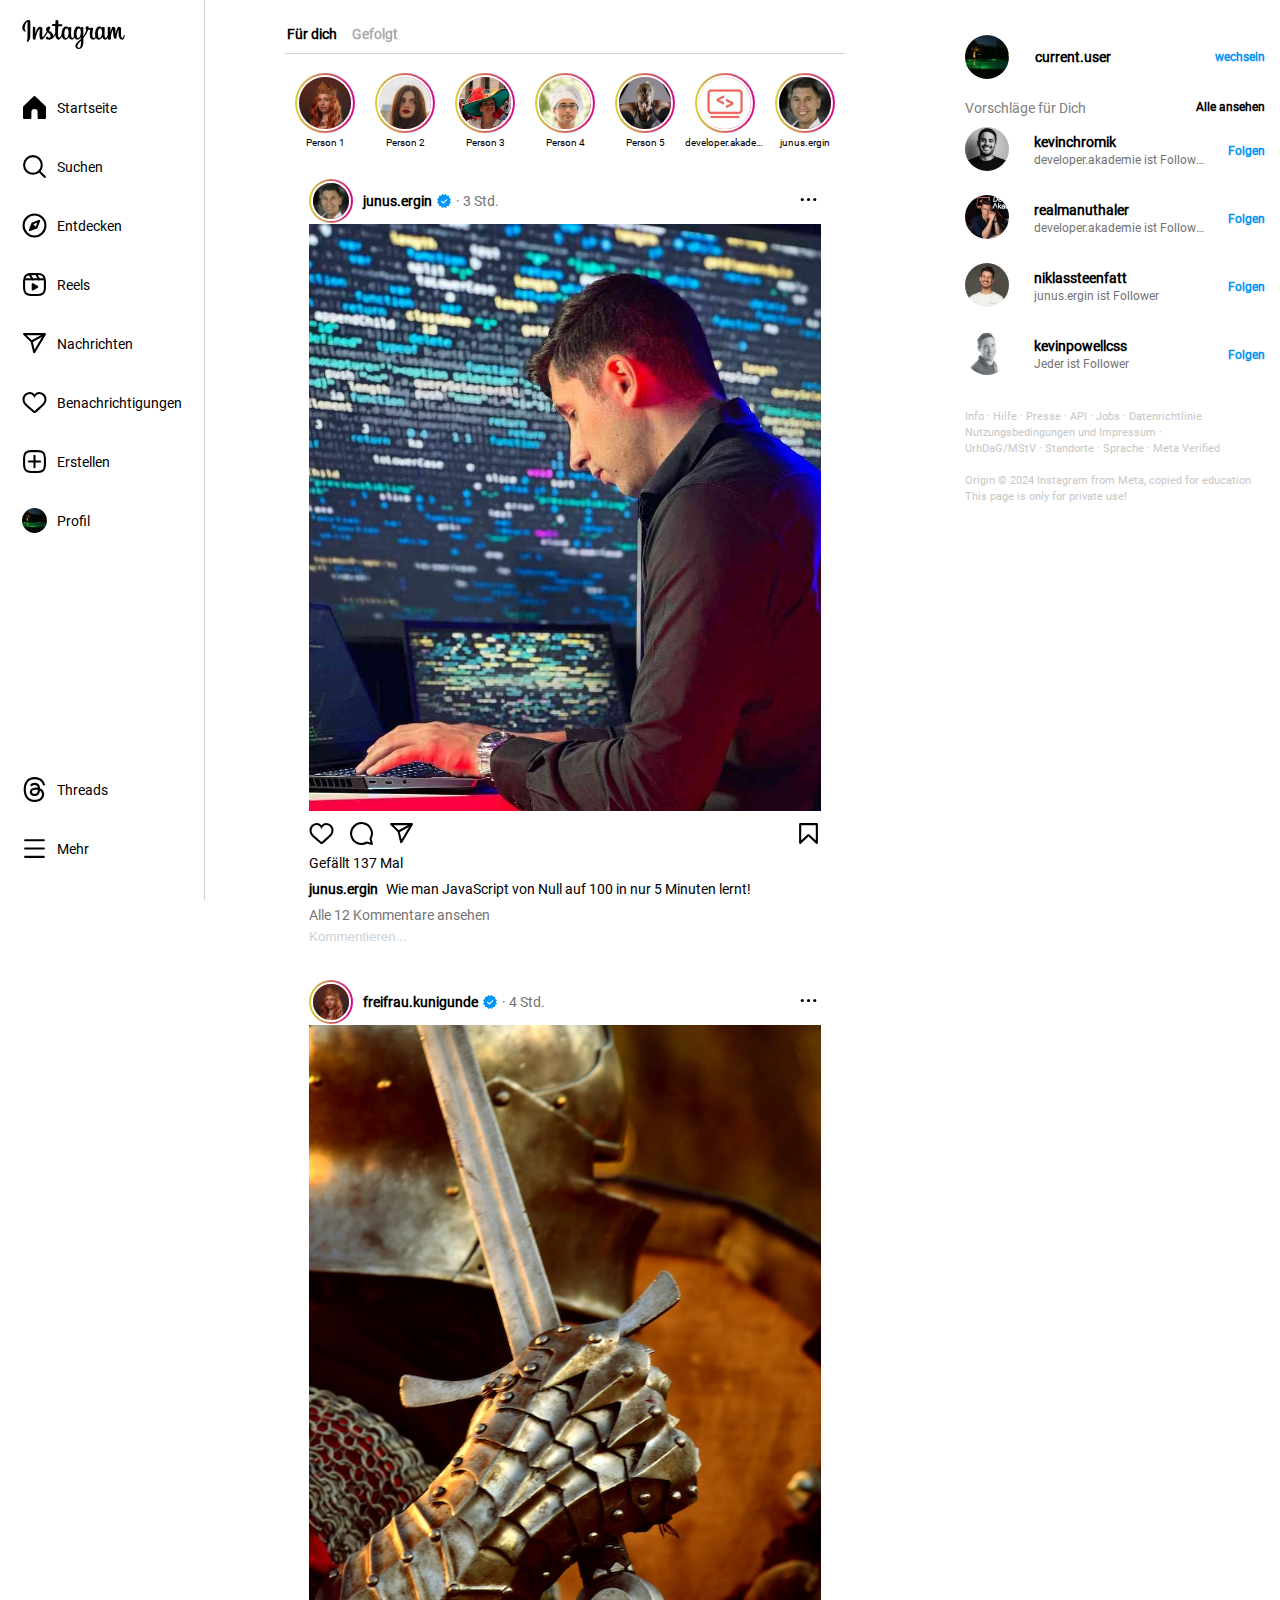
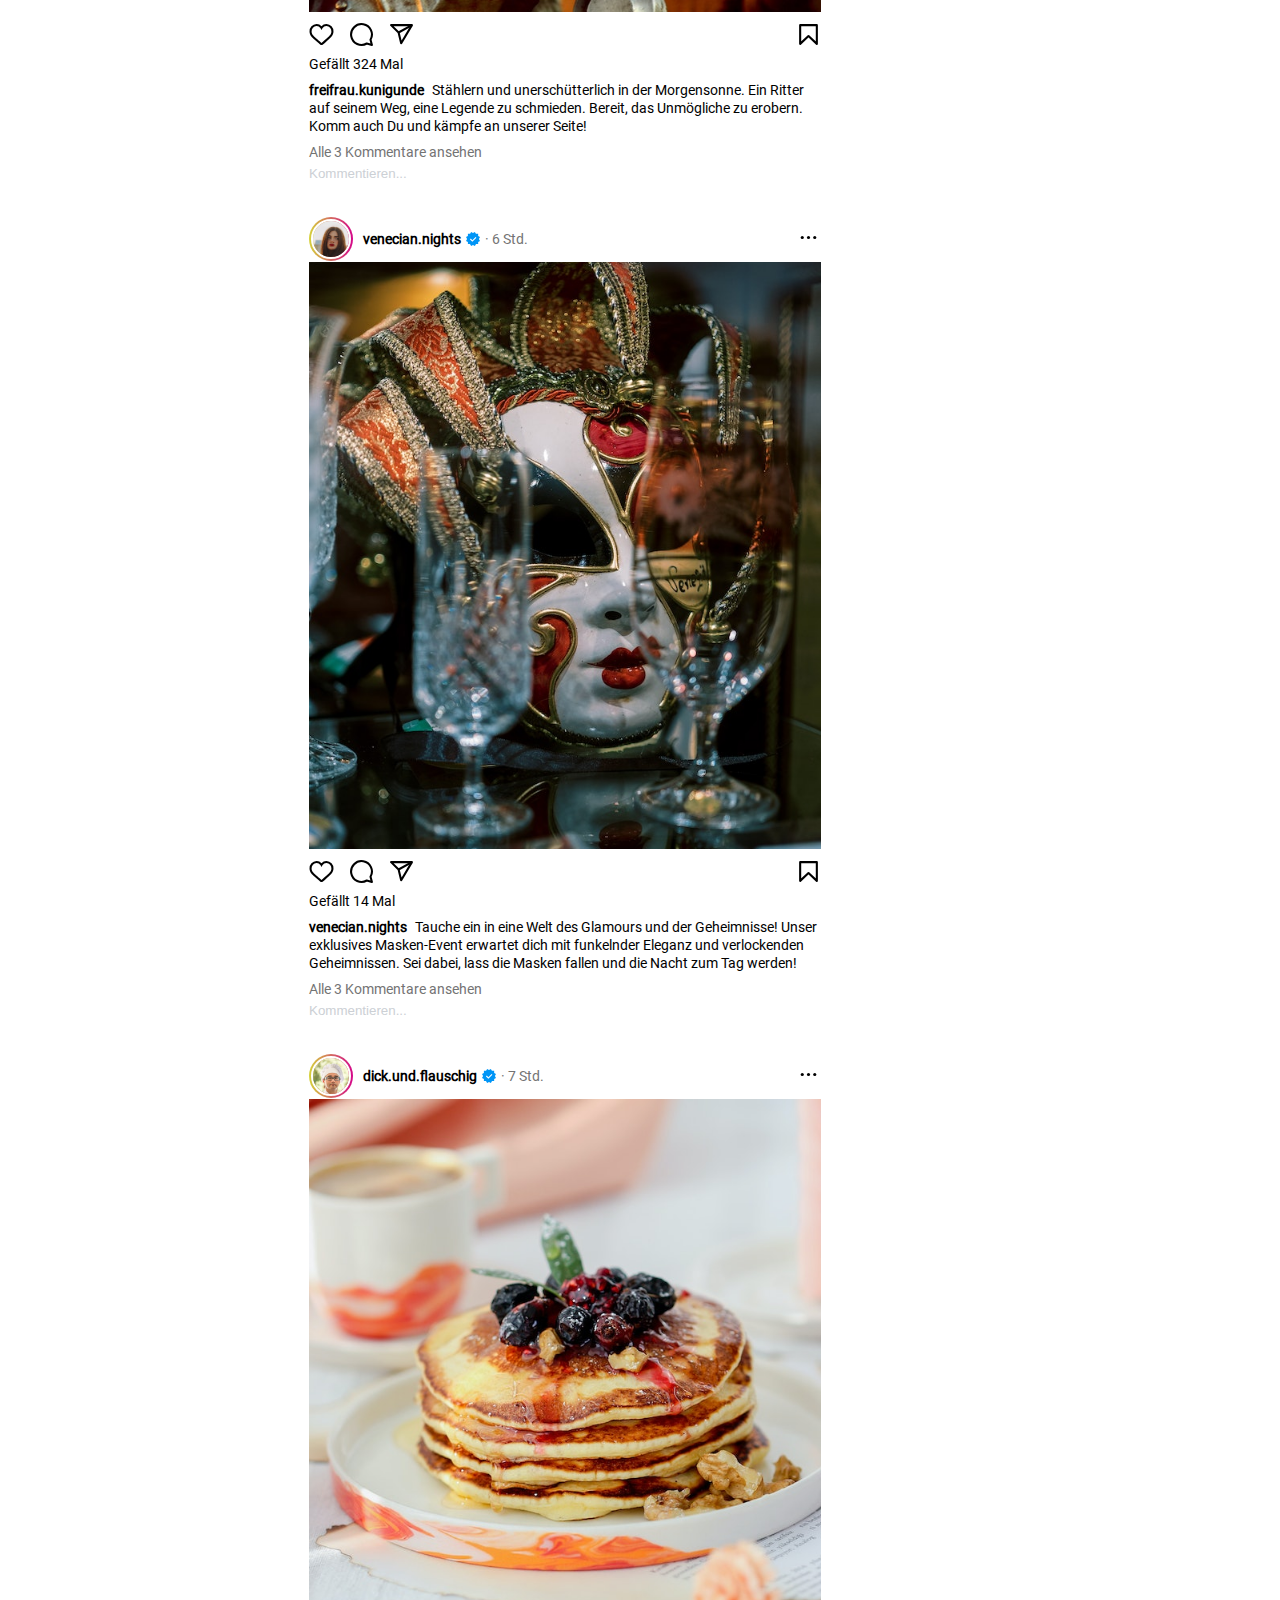
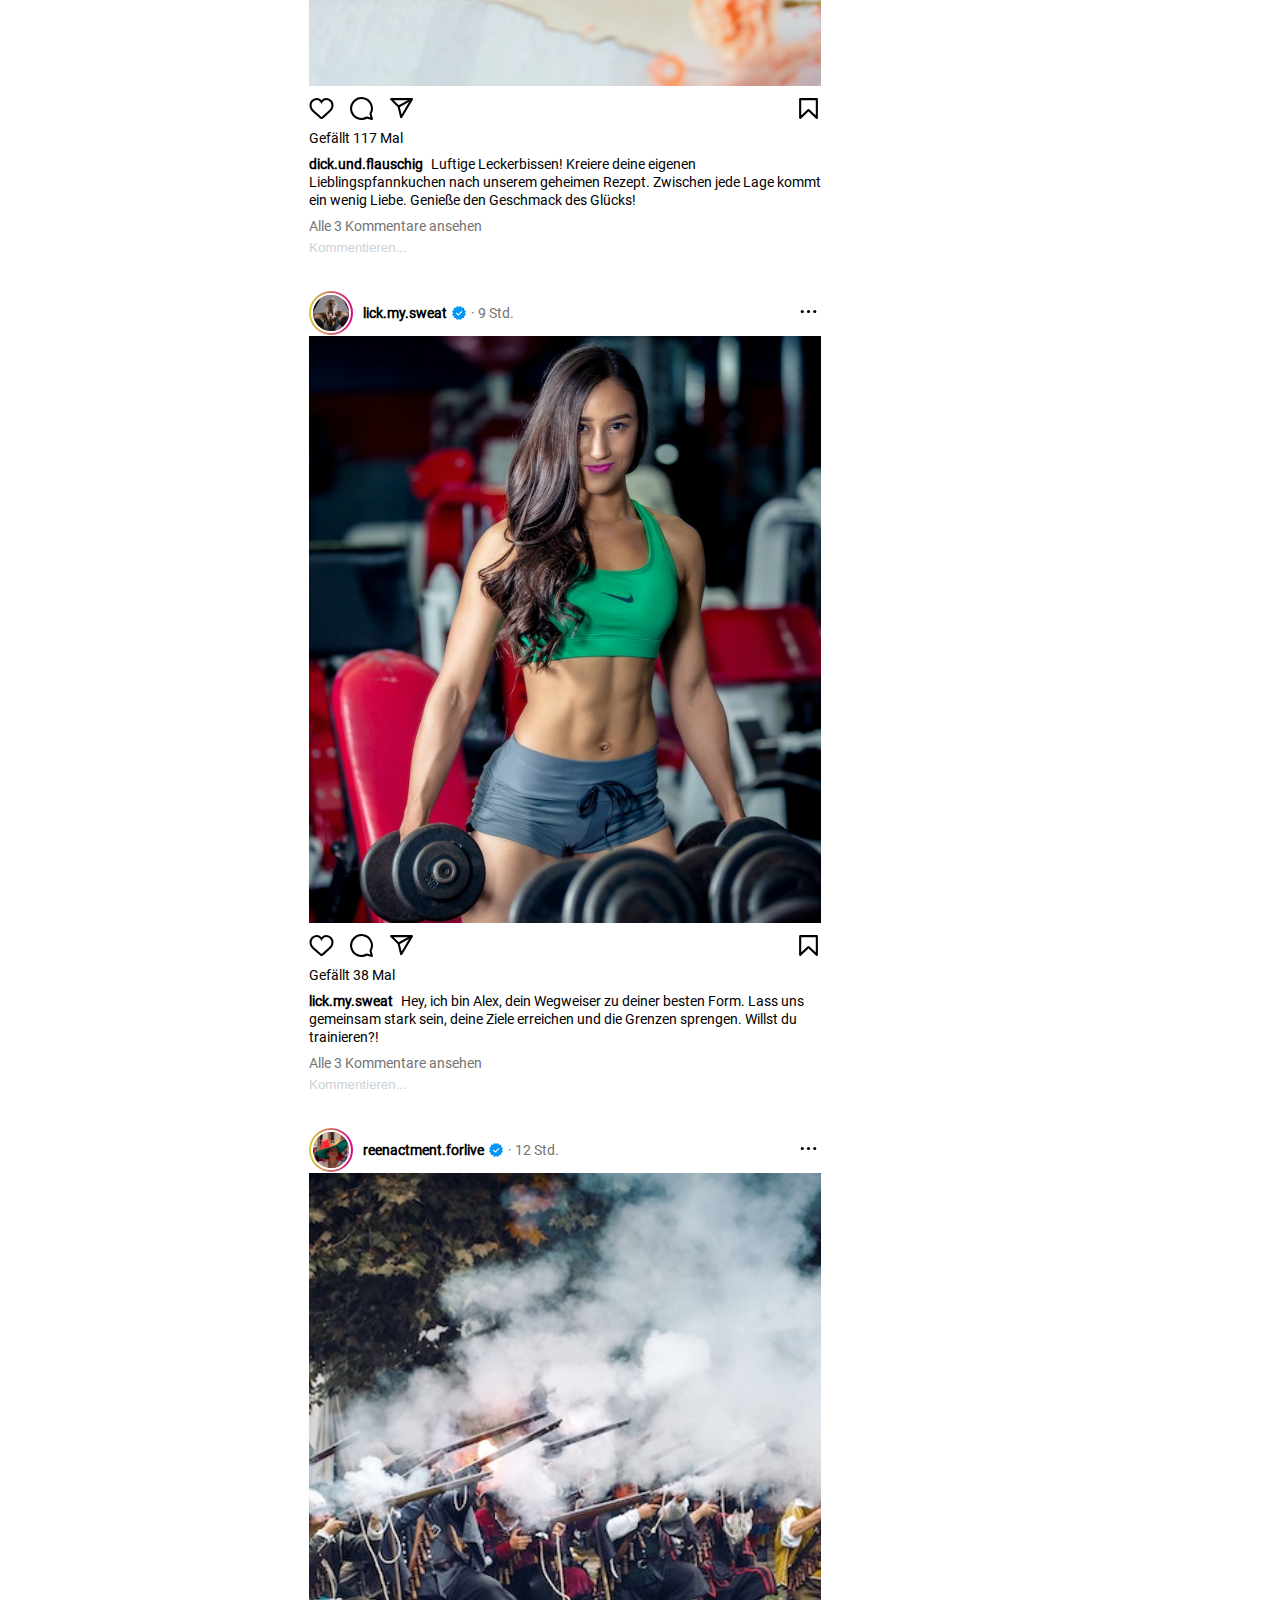
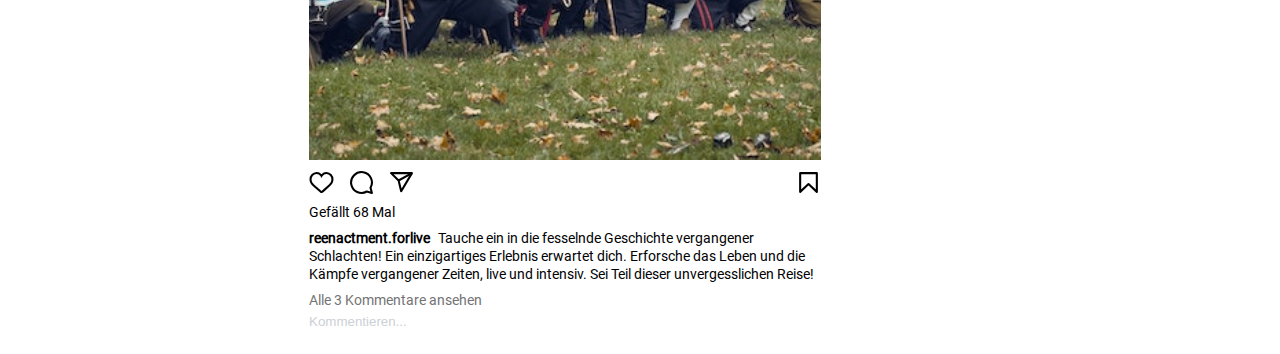
<file: index.html>
<!DOCTYPE html>

<html lang="de">
    <head>
        <meta charset="UTF-8" />
        <meta http-equiv="X-UA-Compatible" content="IE=edge" />
        <meta name="viewport" content="width=device-width, initial-scale=1.0" />
        <meta name="robots" content="noindex, nofollow" />
        <meta name="description" content="This is a trainingswebside from Developers Akademie" />
        <link rel="icon" type="image/vnd.icon" href="./src/img/favicons/instagram_icon.ico" />
        <link rel="stylesheet" type="text/css" href="./style/main.css" />
        <script defer src="./js/data.js" type="text/javascript"></script>
        <script defer src="./js/main.js" type="text/javascript"></script>
        <script defer src="./js/render.js" type="text/javascript"></script>
        <title>Instagram Clone</title>
    </head>

    <body onload="init()">
        <section id="nav">
        </section>
        <div id="main">
            <section class="content">
                <div class="content__container">
                    <div class="content__container-heading"><span>Für dich</span><span class="content__container-heading-aside">Gefolgt</span></div>
                    <div class="content__followed">
                        <div class="content_followed__container">
                            <a href="#">
                                <div class="content_followed__container__inner">
                                    <div id="content__icon1"></div>
                                    <img class="content__followed-image" src="./src/img/author_pexels-files-7806354.jpg" alt="" />
                                </div>
                                <div class="content_followed__container-text">Person 1</div>
                            </a>
                        </div>

                        <div class="content_followed__container">
                            <a href="#">
                                <div class="content_followed__container__inner">
                                    <div id="content__icon1"></div>
                                    <img class="content__followed-image" src="./src/img/author_pexels-iván-cauich-18269857.jpg" alt="" />
                                </div>
                                <div class="content_followed__container-text">Person 2</div>
                            </a>
                        </div>

                        <div class="content_followed__container">
                            <a href="#">
                                <div class="content_followed__container__inner">
                                    <div id="content__icon1"></div>
                                    <img class="content__followed-image" src="./src/img/author_pexels-juan-soler-campello-13102841.jpg" alt="" />
                                </div>
                                <div class="content_followed__container-text">Person 3</div>
                            </a>
                        </div>

                        <div class="content_followed__container">
                            <a href="#">
                                <div class="content_followed__container__inner">
                                    <div id="content__icon1"></div>
                                    <img class="content__followed-image" src="./src/img/author_pexels-miquel-ferran-gomez-figueroa-3814446.jpg" alt="" />
                                </div>
                                <div class="content_followed__container-text">Person 4</div>
                            </a>
                        </div>

                        <div class="content_followed__container">
                            <a href="#">
                                <div class="content_followed__container__inner">
                                    <div id="content__icon1"></div>
                                    <img class="content__followed-image" src="./src/img/author_pexels-pixabay-414029.jpg" alt="" />
                                </div>
                                <div class="content_followed__container-text">Person 5</div>
                            </a>
                        </div>

                        <div class="content_followed__container">
                            <a href="#">
                                <div class="content_followed__container__inner">
                                    <div id="content__icon1"></div>
                                    <img class="content__followed-image" src="./src/img/Author_developerAkademie.jpg" alt="" />
                                </div>
                                <div class="content_followed__container-text">developer.akademie</div>
                            </a>
                        </div>

                        <div class="content_followed__container">
                            <a href="#">
                                <div class="content_followed__container__inner">
                                    <div id="content__icon1"></div>
                                    <img class="content__followed-image" src="./src/img/Author_junus_ergin.jpg" alt="" />
                                </div>
                                <div class="content_followed__container-text">junus.ergin</div>
                            </a>
                        </div>
                    </div>
                    <div id="articles"></div>
                </div>
            </section>
            <section id="footer"></section>
        </div>
        <section id="nav__horizontal">
            <div class="nav__horizontal__container">
                <div class="nav__horizontal__options">
                    <div class="nav__options-containers">
                        <a class="nav__options-link" href="#">
                            <div id="nav__options-start"></div>
                        </a>
                    </div>
                    <div class="nav__options-containers">
                        <a class="nav__options-link" href="#">
                            <div id="nav__options-search"></div>
                        </a>
                    </div>
                    <div class="nav__options-containers">
                        <a class="nav__options-link" href="#">
                            <div id="nav__options-explore"></div>
                        </a>
                    </div>
                    <div class="nav__options-containers">
                        <a class="nav__options-link" href="#">
                            <div id="nav__options-reels"></div>
                        </a>
                    </div>
                    <div class="nav__options-containers">
                        <a class="nav__options-link" href="#">
                            <div id="nav__options-direct"></div>
                        </a>
                    </div>
                    <div class="nav__options-containers">
                        <a class="nav__options-link" href="#">
                            <div id="nav__options-notification"></div>
                        </a>
                    </div>
                    <div class="nav__options-containers">
                        <a class="nav__options-link" href="#">
                            <div id="nav__options-createNew"></div>
                        </a>
                    </div>
                    <div class="nav__options-containers">
                        <a class="nav__options-link" href="#">
                            <div id="owener__profil"></div>
                        </a>
                    </div>
                </div>
                <div class="nav__more">
                    <div class="nav__options-containers">
                        <a class="nav__options-link" href="https://www.threads.net/" target="_blank">
                            <div id="nav__options-threads"></div>
                        </a>
                    </div>
                    <div class="nav__options-containers">
                        <a class="nav__options-link" href="#">
                            <div id="nav__options-more"></div>
                        </a>
                    </div>
                </div>
            </div>
        </section>
        <section id="comments-overlay">
        </section>
    </body>
</html>
</file>
<file: style/main.css>
* {
  margin: 0;
  padding: 0;
  box-sizing: border-box;
}

html {
  font-size: 62.5%;
  scroll-behavior: smooth;
  display: inline-block;
  color-scheme: light;
}
@media (max-width: 590px) {
  html {
    font-size: 57.5%;
  }
}
@media (max-width: 550px) {
  html {
    font-size: 50%;
  }
}
@media (max-width: 510px) {
  html {
    font-size: 47.5%;
  }
}
@media (max-width: 470px) {
  html {
    font-size: 45%;
  }
}

body {
  display: flex;
  min-height: 100dvh;
  width: 100%;
  background-color: rgb(255, 255, 255);
  color: rgb(0, 0, 0);
  font-family: "Roboto", sans-serif;
  font-size: 1.4rem;
  line-height: 1.8rem;
  overflow: visible;
  direction: ltr;
}

a {
  text-decoration: none;
  color: rgb(0, 0, 0);
  cursor: pointer;
}

.no-scroll {
  overflow: hidden;
}

@font-face {
  font-display: swap;
  font-family: "Roboto";
  font-style: normal;
  font-weight: normal;
  src: url(../src/fonts/roboto/Roboto-Regular.ttf) format("truetype");
}
@font-face {
  font-display: swap;
  font-family: "Roboto";
  font-style: italic;
  font-weight: normal;
  src: url(../src/fonts/roboto/Roboto-Italic.ttf) format("truetype");
}
#owener__profil {
  display: inline-block;
  width: 25px;
  height: 25px;
  background-size: cover;
  background-repeat: no-repeat;
  border-radius: 50%;
  background-image: url(../src/img/profil_pic.jpg);
  transition: transform 0.25s ease-in-out;
}
.nav__options-containers:hover #owener__profil {
  transition: transform 0.25s ease-in-out;
  transform: scale(1.1);
}

#nav {
  position: fixed;
  top: 0;
  left: 0;
  bottom: 0;
  border-right-width: 1px;
  border-right-style: solid;
  border-right-color: rgba(20, 20, 20, 0.2);
  z-index: 1;
  background-color: rgb(255, 255, 255);
}
@media (max-width: 660px) {
  #nav {
    display: none;
  }
}

#nav__title {
  width: 103px;
  height: 29px;
  background-image: url(../src/img/svg/instagram_letters.svg);
  display: inline-block;
  background-size: cover;
  background-repeat: no-repeat;
  margin-top: 2rem;
  margin-bottom: 2rem;
  margin-left: 2.2rem;
  filter: invert(0%);
}
#nav__title-small {
  background-image: url(../src/img/svg/instagram.svg);
}

.nav__container {
  display: flex;
  flex-direction: column;
  justify-content: space-between;
  height: 90%;
}
@media (max-width: 1150px) {
  .nav__container {
    height: 100%;
  }
}

.nav__options {
  overflow: hidden;
  text-overflow: ellipsis;
  white-space: nowrap;
  word-wrap: break-word;
  line-height: 2rem;
  font-weight: 400;
  font-size: 1.4rem;
  cursor: pointer;
}
.nav__options a {
  text-decoration: none;
  color: rgb(0, 0, 0);
}

.nav__more {
  display: inline-block;
}
@media (max-width: 660px) {
  .nav__more {
    display: none;
  }
}
@media (max-height: 660px) {
  .nav__more {
    display: none;
  }
}

.nav__options-containers {
  display: flex;
  align-items: center;
  margin: 1rem;
  padding: 1.2rem;
  border-radius: 1rem;
  transition: background-color 0.25s ease-in-out;
}
.nav__options-containers:hover {
  transition: background-color 0.25s ease-in-out;
  background-color: rgba(0, 0, 0, 0.05);
}
@media (max-width: 440px) {
  .nav__options-containers {
    margin: 0.5rem;
    padding: 0.5rem;
  }
}

.nav__options-containers-paddingL {
  padding-left: 1rem;
}

.nav__options-link {
  display: flex;
  align-items: center;
}

#nav__options-start {
  display: inline-block;
  width: 2.5rem;
  height: 2.5rem;
  background-size: cover;
  background-repeat: no-repeat;
  filter: invert(0%);
  transform: scale(1);
  transition: transform 0.25s ease-in-out;
  background-image: url(../src/img/svg/icon_house.svg);
}
.nav__options-containers:hover #nav__options-start {
  transition: transform 0.25s ease-in-out;
  transform: scale(1.1);
}

#nav__options-search {
  display: inline-block;
  width: 2.5rem;
  height: 2.5rem;
  background-size: cover;
  background-repeat: no-repeat;
  filter: invert(0%);
  transform: scale(1);
  transition: transform 0.25s ease-in-out;
  background-image: url(../src/img/svg/suche.svg);
}
.nav__options-containers:hover #nav__options-search {
  transition: transform 0.25s ease-in-out;
  transform: scale(1.1);
}

#nav__options-explore {
  display: inline-block;
  width: 2.5rem;
  height: 2.5rem;
  background-size: cover;
  background-repeat: no-repeat;
  filter: invert(0%);
  transform: scale(1);
  transition: transform 0.25s ease-in-out;
  background-image: url(../src/img/svg/entdecken.svg);
}
.nav__options-containers:hover #nav__options-explore {
  transition: transform 0.25s ease-in-out;
  transform: scale(1.1);
}

#nav__options-reels {
  display: inline-block;
  width: 2.5rem;
  height: 2.5rem;
  background-size: cover;
  background-repeat: no-repeat;
  filter: invert(0%);
  transform: scale(1);
  transition: transform 0.25s ease-in-out;
  background-image: url(../src/img/svg/reels.svg);
}
.nav__options-containers:hover #nav__options-reels {
  transition: transform 0.25s ease-in-out;
  transform: scale(1.1);
}

#nav__options-direct {
  display: inline-block;
  width: 2.5rem;
  height: 2.5rem;
  background-size: cover;
  background-repeat: no-repeat;
  filter: invert(0%);
  transform: scale(1);
  transition: transform 0.25s ease-in-out;
  background-image: url(../src/img/svg/direct.svg);
}
.nav__options-containers:hover #nav__options-direct {
  transition: transform 0.25s ease-in-out;
  transform: scale(1.1);
}

#nav__options-notification {
  display: inline-block;
  width: 2.5rem;
  height: 2.5rem;
  background-size: cover;
  background-repeat: no-repeat;
  filter: invert(0%);
  transform: scale(1);
  transition: transform 0.25s ease-in-out;
  background-image: url(../src/img/svg/benachrichtigungen.svg);
}
.nav__options-containers:hover #nav__options-notification {
  transition: transform 0.25s ease-in-out;
  transform: scale(1.1);
}

#nav__options-createNew {
  display: inline-block;
  width: 2.5rem;
  height: 2.5rem;
  background-size: cover;
  background-repeat: no-repeat;
  filter: invert(0%);
  transform: scale(1);
  transition: transform 0.25s ease-in-out;
  background-image: url(../src/img/svg/neuer_beitrag.svg);
}
.nav__options-containers:hover #nav__options-createNew {
  transition: transform 0.25s ease-in-out;
  transform: scale(1.1);
}

#nav__options-threads {
  display: inline-block;
  width: 2.5rem;
  height: 2.5rem;
  background-size: cover;
  background-repeat: no-repeat;
  filter: invert(0%);
  transform: scale(1);
  transition: transform 0.25s ease-in-out;
  background-image: url(../src/img/svg/threads.svg);
}
.nav__options-containers:hover #nav__options-threads {
  transition: transform 0.25s ease-in-out;
  transform: scale(1.1);
}

#nav__options-more {
  display: inline-block;
  width: 2.5rem;
  height: 2.5rem;
  background-size: cover;
  background-repeat: no-repeat;
  filter: invert(0%);
  transform: scale(1);
  transition: transform 0.25s ease-in-out;
  background-image: url(../src/img/svg/burger.svg);
}
.nav__options-containers:hover #nav__options-more {
  transition: transform 0.25s ease-in-out;
  transform: scale(1.1);
}

.nav-fontSize {
  font-size: 1.4rem;
}

#nav__horizontal {
  display: none;
  position: fixed;
  left: 0;
  right: 0;
  bottom: 0;
  border-top-width: 1px;
  border-top-style: solid;
  border-top-color: rgba(20, 20, 20, 0.2);
  z-index: 1;
  background-color: rgb(255, 255, 255);
}
@media (max-width: 660px) {
  #nav__horizontal {
    display: inline-block;
  }
}

.nav__horizontal__container {
  display: flex;
  justify-content: center;
}

.nav__horizontal__options {
  overflow: hidden;
  text-overflow: ellipsis;
  white-space: nowrap;
  word-wrap: break-word;
  line-height: 2rem;
  font-weight: 400;
  font-size: 1.4rem;
  cursor: pointer;
  display: flex;
  justify-content: center;
}
.nav__horizontal__options a {
  text-decoration: none;
  color: rgb(0, 0, 0);
}

.nav__horizontal__options-containers-paddingL {
  padding-left: 1rem;
}

#main {
  display: flex;
  justify-content: center;
  width: 100%;
  overflow-x: hidden;
  margin-left: 16rem;
}
@media (max-width: 1150px) {
  #main {
    margin-left: 7rem;
  }
}
@media (max-width: 660px) {
  #main {
    margin-left: 0;
  }
}
@media (max-width: 450px) {
  #main {
    overflow-x: auto;
  }
}

.content {
  display: flex;
  justify-content: center;
  width: clamp(60rem, 100%, 80rem);
  margin-bottom: 1rem;
}
@media (max-width: 660px) {
  .content {
    margin-bottom: 7rem;
  }
}

.content__container {
  display: flex;
  flex-direction: column;
  align-items: center;
  margin-top: 2.5rem;
  width: 63.6rem;
}

.content__container-heading {
  padding-right: 70%;
  font-weight: 600;
  margin-bottom: 1rem;
}
.content__container-heading-aside {
  color: rgb(115, 115, 115);
  margin-left: 1.5rem;
  opacity: 0.6;
}
@media (max-width: 460px) {
  .content__container-heading {
    padding-right: 55%;
  }
}
@media (max-width: 360px) {
  .content__container-heading {
    padding-right: 42%;
  }
}

.content__followed {
  display: flex;
  position: relative;
  padding-top: 2rem;
}
.content__followed::before {
  position: absolute;
  top: 0;
  content: "";
  height: 0.1rem;
  width: 100%;
  background-color: rgba(20, 20, 20, 0.2);
}
@media (max-width: 460px) {
  .content__followed {
    display: none;
  }
}

.content_followed__container {
  width: 8rem;
  height: 8.5rem;
}
.content_followed__container a {
  display: flex;
  flex-direction: column;
  justify-content: center;
  align-items: center;
}

.content_followed__container__inner {
  position: relative;
  width: 6rem;
  height: 6rem;
}

#content__icon1 {
  position: absolute;
  top: 0;
  left: 0;
  bottom: 0;
  right: 0;
  content: "";
  width: 100%;
  height: 100%;
  border-radius: 10000rem;
  background: linear-gradient(to right, #d5d23a 0%, #d40689 100%);
}

.content__followed-image {
  position: absolute;
  top: 0.2rem;
  left: 0.2rem;
  bottom: auto;
  right: auto;
  width: 5.6rem;
  height: 5.6rem;
  border: 2px solid white;
  border-radius: 50%;
  -o-object-fit: cover;
     object-fit: cover;
  -o-object-position: top;
     object-position: top;
}

.content_followed__container-text {
  text-align: center;
  width: 8rem;
  line-height: 2rem;
  font-weight: 400;
  font-size: 1rem;
  overflow: hidden;
  text-overflow: ellipsis;
  white-space: nowrap;
  word-wrap: break-word;
}

#footer {
  display: none;
  width: 30rem;
  margin-top: 2.5rem;
  margin-right: 1rem;
  z-index: 1;
  background-color: rgb(255, 255, 255);
}

.footer__user__container {
  display: flex;
  flex-direction: row;
  align-items: center;
  justify-content: space-between;
  margin-top: 1rem;
}

#footer__owener__profil {
  width: 4.4rem;
  height: 4.4rem;
  background-size: cover;
  background-repeat: no-repeat;
  border-radius: 50%;
  background-image: url(../src/img/profil_pic.jpg);
}

.footer__user__container-profil-text {
  font-weight: bold;
  width: 15.5rem;
  cursor: pointer;
}

.footer__user-change {
  color: rgb(0, 149, 246);
  font-size: 1.2rem;
  line-height: 1.6rem;
  font-weight: 600;
  cursor: pointer;
}
.footer__user-change:hover {
  color: rgb(115, 115, 115);
}

.footer__suggestions {
  display: flex;
  flex-direction: column;
  margin-top: 2rem;
  margin-bottom: 2rem;
}
.footer__suggestions-heading {
  font-size: 1.4rem;
  color: gray;
}

.footer__suggestions-container {
  display: flex;
  justify-content: space-between;
  align-items: center;
  padding: 1rem 0;
}
.footer__suggestions-container a img {
  border-radius: 50%;
  width: 4.4rem;
  height: 4.4rem;
}

.footer__suggestions__heading-container {
  display: flex;
  justify-content: space-between;
}

.footer__suggestions-seeAll {
  color: rgb(0, 0, 0);
  font-size: 1.2rem;
  line-height: 1.6rem;
  font-weight: 600;
  cursor: pointer;
}
.footer__suggestions-seeAll:hover {
  color: rgb(115, 115, 115);
}

.footer__suggestions-follow {
  color: rgb(0, 149, 246);
  font-size: 1.2rem;
  line-height: 1.6rem;
  font-weight: 600;
  cursor: pointer;
}
.footer__suggestions-follow:hover {
  color: rgb(0, 0, 0);
}

.footer__suggestions-container-textcontainer {
  display: flex;
  flex-direction: column;
  width: 17rem;
}
.footer__suggestions-container-textcontainer > span:nth-child(1) {
  display: inline-block;
  font-weight: bold;
  font-size: 1.4rem;
  cursor: pointer;
  overflow: hidden;
  text-overflow: ellipsis;
  white-space: nowrap;
  word-wrap: break-word;
}
.footer__suggestions-container-textcontainer > span:nth-child(2) {
  display: inline-block;
  color: rgb(115, 115, 115);
  font-weight: 400;
  font-size: 1.2rem;
  overflow: hidden;
  text-overflow: ellipsis;
  white-space: nowrap;
  word-wrap: break-word;
}

.footer__footer {
  color: rgb(200, 200, 200);
  line-height: 1.6rem;
  font-weight: 400;
  font-size: 1.1rem;
  overflow: hidden;
  text-overflow: ellipsis;
  white-space: nowrap;
  word-wrap: break-word;
  -webkit-user-select: none;
     -moz-user-select: none;
          user-select: none;
}
.footer__footer a {
  color: rgb(200, 200, 200);
}

.article_container {
  margin-top: 2rem;
  width: 47rem;
}
@media (max-width: 450px) {
  .article_container {
    width: 40rem;
  }
}
@media (max-width: 360px) {
  .article_container {
    width: 37rem;
  }
}
@media (min-width: 1200px) {
  .article_container {
    width: clamp(47rem, 40vw, 60rem);
  }
}

.post_container {
  display: flex;
  justify-content: space-between;
  align-items: center;
  height: 4.6rem;
}
.post_container a:first-of-type {
  display: flex;
  align-items: center;
}

#post_author_name {
  font-weight: bold;
  color: rgb(0, 0, 0);
}

.post_author_text {
  padding-right: 3rem;
  display: flex;
  justify-content: start;
  align-items: center;
  color: rgb(115, 115, 115);
  font-weight: 400;
  line-height: 1.4rem;
  font-size: 1.4rem;
}

.post_author_text-name {
  padding-left: 1rem;
  padding-right: 0.5rem;
}

.post_author_inner {
  position: relative;
  width: 4.4rem;
  height: 4.4rem;
}

.post_author_icon {
  position: absolute;
  top: 0;
  left: 0;
  bottom: 0;
  right: 0;
  content: "";
  width: 100%;
  height: 100%;
  border-radius: 10000rem;
  background: linear-gradient(to right, #d5d23a 0%, #d40689 100%);
}

.post_author_image {
  position: absolute;
  top: 0.2rem;
  left: 0.2rem;
  bottom: auto;
  right: auto;
  width: 4rem;
  height: 4rem;
  border: 2px solid white;
  border-radius: 50%;
  -o-object-fit: cover;
     object-fit: cover;
  -o-object-position: top;
     object-position: top;
}

.content_followed__container-text33 {
  text-align: center;
  width: 8rem;
  line-height: 2rem;
  font-weight: 400;
  font-size: 1rem;
  overflow: hidden;
  text-overflow: ellipsis;
  white-space: nowrap;
  word-wrap: break-word;
}

.optionsSVG {
  display: inline-block;
  width: 2.5rem;
  height: 2.5rem;
  background-size: cover;
  background-repeat: no-repeat;
  filter: invert(0%);
  cursor: pointer;
  background-image: url(../src/img/svg/options.svg);
}

#verified_svg {
  display: inline-block;
  width: 2.5rem;
  height: 2.5rem;
  background-size: cover;
  background-repeat: no-repeat;
  filter: invert(0%);
  cursor: pointer;
  width: 1.4rem;
  height: 1.4rem;
  margin-right: 0.5rem;
  background-image: url(../src/img/svg/verified.svg);
}

.content_container_image {
  height: 58.7rem;
  overflow: hidden;
  background-color: rgb(255, 255, 255);
  background-image: url(../src/img/posts_junus.jpg);
  background-size: cover;
  background-repeat: no-repeat;
  background-position: center;
}

.post_container_svg {
  display: flex;
  flex-direction: row;
  justify-content: space-between;
}

.post_svg_container-left {
  display: flex;
  flex-direction: row;
  padding-top: 1rem;
}
.post_svg_container-left div {
  width: 2.5rem;
  height: 2.5rem;
  filter: invert(0%);
  transition: filter 0.2s ease-in-out;
  cursor: pointer;
}
.post_svg_container-left div:hover {
  transition: transform 0.2s ease-in-out;
  transform: scale(1.05);
}

.svg_container {
  display: flex;
  justify-content: center;
  align-items: center;
  margin-right: 1.5rem;
}

.post_svg_container-right {
  display: flex;
  flex-direction: row;
  justify-content: end;
  padding-top: 1rem;
  height: 2.5rem;
  width: 2.5rem;
}
.post_svg_container-right:hover {
  transition: transform 0.2s ease-in-out;
  transform: scale(1.1);
}

.like_svg {
  display: inline-block;
  width: 2.5rem;
  height: 2.5rem;
  background-size: cover;
  background-repeat: no-repeat;
  filter: invert(0%);
  cursor: pointer;
  padding: 0.8rem;
  background-image: url(../src/img/svg/like_not.svg);
}

.comment_svg {
  display: inline-block;
  width: 2.5rem;
  height: 2.5rem;
  background-size: cover;
  background-repeat: no-repeat;
  filter: invert(0%);
  cursor: pointer;
  padding: 0.8rem;
  background-image: url(../src/img/svg/kommentar.svg);
}

#direct_svg {
  display: inline-block;
  width: 2.5rem;
  height: 2.5rem;
  background-size: cover;
  background-repeat: no-repeat;
  filter: invert(0%);
  cursor: pointer;
  padding: 0.8rem;
  background-image: url(../src/img/svg/direct.svg);
}

.save_svg {
  display: inline-block;
  width: 2.5rem;
  height: 2.5rem;
  background-size: cover;
  background-repeat: no-repeat;
  filter: invert(0%);
  cursor: pointer;
  padding: 0.8rem;
  padding-right: 0;
  background-image: url(../src/img/svg/save_not.svg);
}

.post_author_contents {
  margin-top: 0.8rem;
}

#post_author_description {
  line-height: 1.8rem;
  font-size: 1.4rem;
  padding-left: 0.5rem;
  font-weight: 400;
}

.post_likes_container {
  margin-top: 0.8rem;
}

.post_comments_container {
  margin-top: 0.8rem;
  color: rgb(115, 115, 115);
  cursor: pointer;
}

.comment_input {
  border: none;
  padding: 0.5rem 0.5rem 1.5rem 0;
  color: rgb(0, 0, 0);
  text-decoration: none;
  width: 75%;
}
.comment_input::-moz-placeholder {
  color: rgb(204, 208, 213);
}
.comment_input::placeholder {
  color: rgb(204, 208, 213);
}
.comment_input:focus {
  outline: none;
}

#comments-overlay {
  display: none;
  justify-content: center;
  align-items: center;
  position: fixed;
  z-index: 10000;
  top: 0;
  left: 0;
  right: 0;
  bottom: 0;
}
#comments-overlay:target {
  display: flex;
}
#comments-overlay::before {
  content: "";
  position: absolute;
  top: 0;
  left: 0;
  right: 0;
  bottom: 0;
  background-color: rgba(0, 0, 0, 0.85);
  animation-name: comments-overlay--fade-in;
  animation-duration: 0.5s;
  animation-timing-function: ease-in-out;
  animation-delay: 0s;
  animation-iteration-count: 1;
}
@supports ((-webkit-backdrop-filter: blur(1rem)) or (backdrop-filter: blur(1rem))) {
  #comments-overlay::before {
    background-color: rgba(0, 0, 0, 0.15);
    -webkit-backdrop-filter: blur(4rem);
            backdrop-filter: blur(4rem);
  }
}

@keyframes comments-overlay--fade-in {
  0% {
    opacity: 0;
  }
  100% {
    opacity: 1;
  }
}
.comments-container {
  position: relative;
  width: clamp(50rem, 80vw, 90vw);
  height: clamp(50rem, 80vh, 90vh);
  border-radius: 0.25rem;
  box-shadow: 0 0 1rem black;
  animation-name: comments-container--fade-in;
  animation-duration: 1s;
  animation-timing-function: ease-in-out;
  animation-delay: 1s;
  animation-iteration-count: 1;
  animation-fill-mode: backwards;
  display: flex;
}
@media (max-width: 900px) {
  .comments-container {
    flex-direction: column;
  }
}

@keyframes comments-container--fade-in {
  0% {
    transform: translate(0, calc(-50vh - 50%));
  }
  100% {
    transform: translate(0, 0);
  }
}
.comments-container-leftSide {
  min-width: 60%;
}
@media (max-width: 1200px) {
  .comments-container-leftSide {
    min-width: 50%;
  }
}
@media (max-width: 900px) {
  .comments-container-leftSide {
    width: 100%;
    min-height: 50%;
  }
}

.comments-container-rightSide {
  position: relative;
  width: 60%;
  background-color: rgb(255, 255, 255);
  padding: 1rem;
  display: flex;
  flex-direction: column;
}
@media (max-width: 900px) {
  .comments-container-rightSide {
    width: 100%;
    height: 50%;
  }
}

.comments_image {
  height: 100%;
  width: 100%;
  overflow: hidden;
  background-color: rgb(255, 255, 255);
  background-image: url(../src/img/posts_junus.jpg);
  background-size: cover;
  background-repeat: no-repeat;
  background-position: center;
}

.comments-container-rightSide-head {
  border-bottom: 1px solid rgba(20, 20, 20, 0.2);
}

#comment-section {
  padding-top: 1rem;
  padding-bottom: 1rem;
  height: 100%;
  overflow: auto;
}
#comment-section::-webkit-scrollbar {
  display: none;
}

.comments-container-rightSide-foot {
  border-top: 1px solid rgba(20, 20, 20, 0.2);
}

#comments_overlay_close {
  position: absolute;
  z-index: 2000;
  top: 2rem;
  right: 2rem;
  text-align: center;
  width: 4rem;
  height: 4rem;
  text-shadow: 0 0 0.5rem black;
  color: rgb(255, 255, 255);
  font-size: 2.5rem;
  display: flex;
  justify-content: center;
  align-items: center;
  cursor: pointer;
}

.all_comment_container {
  display: flex;
  flex-direction: row;
  padding: 0.5rem;
  justify-content: space-between;
  align-items: flex-start;
}

.comment_container {
  display: flex;
}

.comments__author {
  display: inline;
  font-weight: bold;
}

.comments__text {
  display: inline;
  overflow: hidden;
  word-wrap: break-word;
}/*# sourceMappingURL=main.css.map */
</file>
